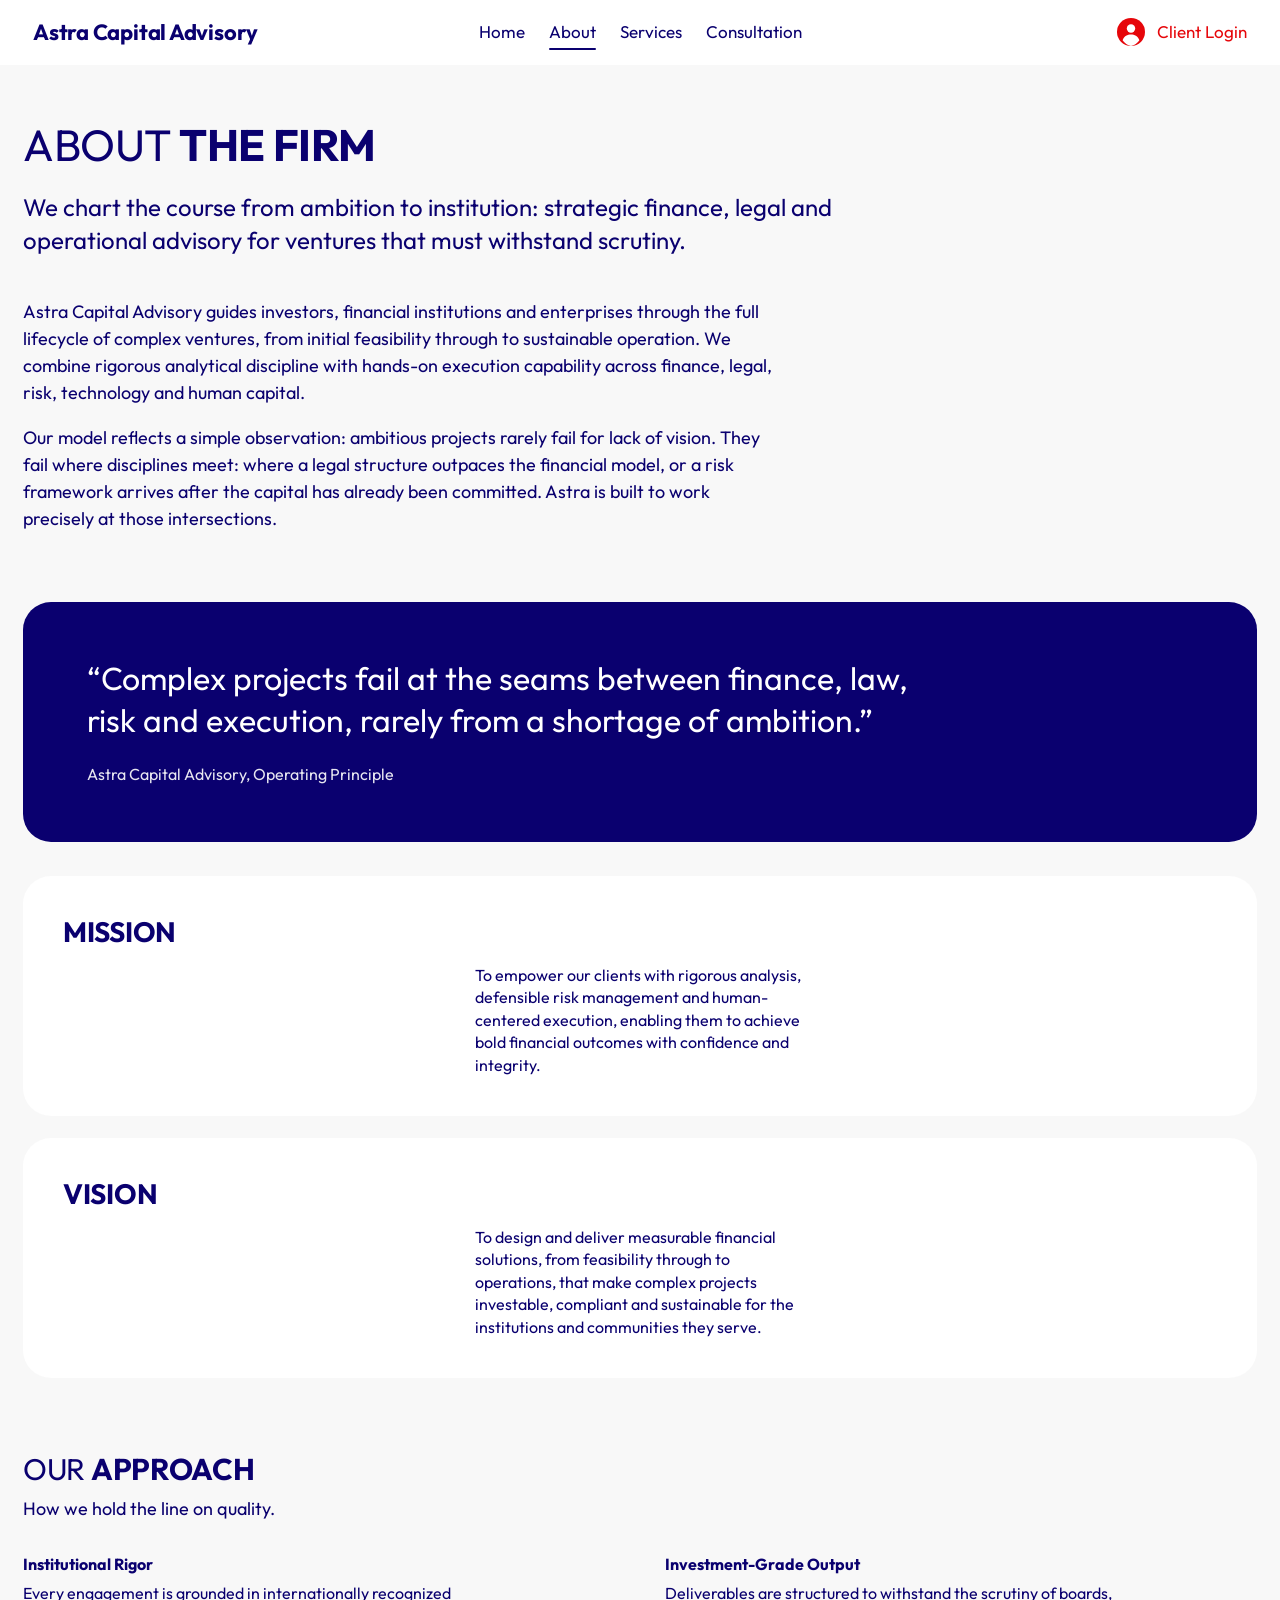
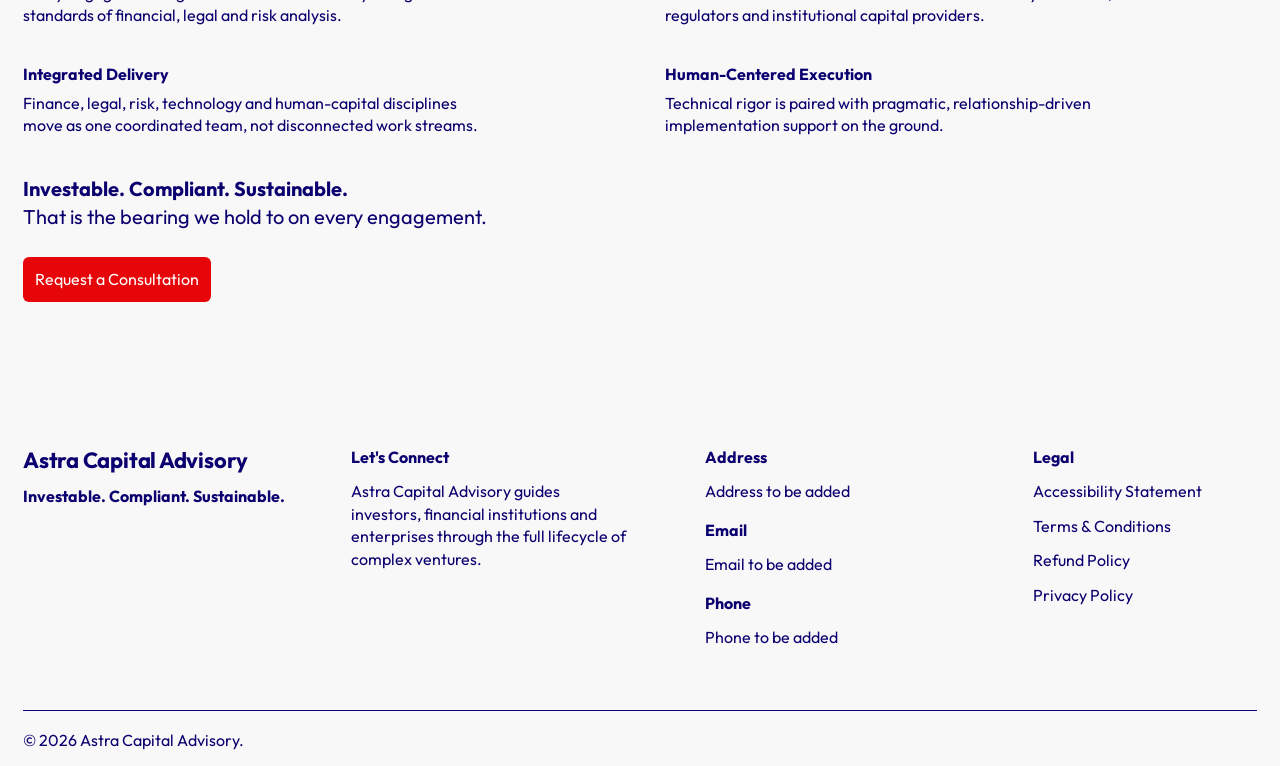
<file: about.html>
<!doctype html>
<html lang="en">
<head>
<meta charset="utf-8">
<meta name="viewport" content="width=device-width, initial-scale=1">
<title>About | Astra Capital Advisory</title>
<meta name="description" content="We chart the course from ambition to institution: strategic finance, legal and operational advisory for ventures that must withstand scrutiny.">
<meta name="theme-color" content="#0A006F">
<link rel="icon" href="assets/img/favicon.svg" type="image/svg+xml">
<link rel="preconnect" href="https://fonts.googleapis.com">
<link rel="preconnect" href="https://fonts.gstatic.com" crossorigin>
<link href="https://fonts.googleapis.com/css2?family=Outfit:wght@400;700&amp;display=swap" rel="stylesheet">
<link rel="stylesheet" href="css/styles.css">
</head>
<body>
<a class="skip-link" href="#main">Skip to main content</a>
<header class="site-header">
  <a class="brand" href="index.html" aria-label="Astra Capital Advisory, home">Astra Capital Advisory</a>
  <nav id="site-nav" class="site-nav" aria-label="Main">
    <ul>
        <li><a href="index.html">Home</a></li>
        <li><a href="about.html" aria-current="page">About</a></li>
        <li><a href="index.html#services">Services</a></li>
        <li><a href="consultation.html">Consultation</a></li>
    </ul>
  </nav>
  <div class="header-actions">
    <!-- TODO: set clientPortalUrl in js/site-config.js (or remove this link if there is no client portal) -->
    <a class="login" href="#" data-site-href="clientPortalUrl"><svg class="avatar" viewBox="0 0 28 28" width="28" height="28" aria-hidden="true" focusable="false"><circle cx="14" cy="14" r="14" fill="#E6060A"/><circle cx="14" cy="10.5" r="4.2" fill="#fff"/><path d="M5.6 22.2c1.6-4 4.8-5.6 8.4-5.6s6.8 1.6 8.4 5.6A13.9 13.9 0 0 1 14 28a13.9 13.9 0 0 1-8.4-5.8z" fill="#fff"/></svg><span>Client Login</span></a>
    <button class="menu-toggle" type="button" aria-expanded="false" aria-controls="site-nav" aria-label="Menu">
      <span class="menu-bars" aria-hidden="true"></span>
    </button>
  </div>
</header>
<main id="main">
<section class="section page-head">
  <h1>ABOUT <strong>THE FIRM</strong></h1>
  <p class="lead">We chart the course from ambition to institution: strategic finance, legal and operational advisory for ventures that must withstand scrutiny.</p>
</section>

<section class="section prose">
  <p>Astra Capital Advisory guides investors, financial institutions and enterprises through the full lifecycle of complex ventures, from initial feasibility through to sustainable operation. We combine rigorous analytical discipline with hands-on execution capability across finance, legal, risk, technology and human capital.</p>
  <p>Our model reflects a simple observation: ambitious projects rarely fail for lack of vision. They fail where disciplines meet: where a legal structure outpaces the financial model, or a risk framework arrives after the capital has already been committed. Astra is built to work precisely at those intersections.</p>
</section>

<section class="panel panel--quote" aria-label="Operating principle">
  <figure>
    <blockquote><p>&ldquo;Complex projects fail at the seams between finance, law, risk and execution, rarely from a shortage of ambition.&rdquo;</p></blockquote>
    <figcaption>Astra Capital Advisory, Operating Principle</figcaption>
  </figure>
</section>

<section class="section mv" aria-label="Mission and vision">
  <article class="card card--left">
    <h2>MISSION</h2>
    <p>To empower our clients with rigorous analysis, defensible risk management and human-centered execution, enabling them to achieve bold financial outcomes with confidence and integrity.</p>
  </article>
  <article class="card card--left">
    <h2>VISION</h2>
    <p>To design and deliver measurable financial solutions, from feasibility through to operations, that make complex projects investable, compliant and sustainable for the institutions and communities they serve.</p>
  </article>
</section>

<section class="section approach" aria-labelledby="approach-h">
  <h2 id="approach-h">OUR <strong>APPROACH</strong></h2>
  <p class="lead lead--sm">How we hold the line on quality.</p>
  <ul class="why-list why-list--wide">
    <li><h3>Institutional Rigor</h3><p>Every engagement is grounded in internationally recognized standards of financial, legal and risk analysis.</p></li>
    <li><h3>Investment-Grade Output</h3><p>Deliverables are structured to withstand the scrutiny of boards, regulators and institutional capital providers.</p></li>
    <li><h3>Integrated Delivery</h3><p>Finance, legal, risk, technology and human-capital disciplines move as one coordinated team, not disconnected work streams.</p></li>
    <li><h3>Human-Centered Execution</h3><p>Technical rigor is paired with pragmatic, relationship-driven implementation support on the ground.</p></li>
  </ul>
  <p class="closing"><strong>Investable. Compliant. Sustainable.</strong><br>That is the bearing we hold to on every engagement.</p>
  <a class="btn btn--small" href="consultation.html">Request a Consultation</a>
</section>
</main>
<footer class="site-footer">
  <div class="footer-grid">
    <div class="footer-brand">
      <a class="brand" href="index.html">Astra Capital Advisory</a>
      <p class="signoff">Investable. Compliant. Sustainable.</p>
    </div>
    <div class="footer-col">
      <h2>Let's Connect</h2>
      <p>Astra Capital Advisory guides investors, financial institutions and enterprises through the full lifecycle of complex ventures.</p>
      <ul class="social" data-site-socials hidden>
          <li data-site-social="linkedin" hidden><a href="#" data-site-href="linkedin" target="_blank" rel="noopener noreferrer" aria-label="Linkedin"><svg viewBox="0 0 24 24" width="34" height="34" aria-hidden="true" focusable="false"><circle cx="12" cy="12" r="12" fill="#6b6b6b"/><path fill="#fff" d="M7.200 9.800h2.400V17H7.200V9.800zM8.400 6.300a1.400 1.400 0 110 2.800 1.400 1.400 0 010-2.800zM11 9.800h2.300v1c.4-.7 1.200-1.200 2.400-1.200 2.500 0 2.900 1.600 2.900 3.700V17h-2.400v-3.300c0-.8 0-1.900-1.200-1.900s-1.400.9-1.400 1.800V17H11V9.800z"/></svg></a></li>
          <li data-site-social="facebook" hidden><a href="#" data-site-href="facebook" target="_blank" rel="noopener noreferrer" aria-label="Facebook"><svg viewBox="0 0 24 24" width="34" height="34" aria-hidden="true" focusable="false"><circle cx="12" cy="12" r="12" fill="#6b6b6b"/><path fill="#fff" d="M13.5 20v-6.6h2.3l.4-2.7h-2.7V9c0-.8.3-1.3 1.4-1.3h1.4V5.3c-.3 0-1.100-.1-2.100-.1-2.100 0-3.500 1.300-3.500 3.600v2h-2.300v2.700h2.300V20h2.800z"/></svg></a></li>
          <li data-site-social="youtube" hidden><a href="#" data-site-href="youtube" target="_blank" rel="noopener noreferrer" aria-label="Youtube"><svg viewBox="0 0 24 24" width="34" height="34" aria-hidden="true" focusable="false"><circle cx="12" cy="12" r="12" fill="#6b6b6b"/><rect x="5" y="7.500" width="14" height="9" rx="2.600" fill="#fff"/><path fill="#6b6b6b" d="M10.500 9.800l3.600 2.200-3.600 2.200z"/></svg></a></li>
      </ul>
    </div>
    <div class="footer-col">
      <!-- TODO: fill address, email and phone in js/site-config.js -->
      <h2>Address</h2>
      <p class="pre" data-site-text="address">Address to be added</p>
      <h2>Email</h2>
      <p><a href="#" data-site-mail="email" data-fallback="Email to be added">Email to be added</a></p>
      <h2>Phone</h2>
      <p><a href="#" data-site-tel="phone" data-fallback="Phone to be added">Phone to be added</a></p>
    </div>
    <div class="footer-col">
      <h2>Legal</h2>
      <ul class="legal">
        <li><a href="accessibility.html">Accessibility Statement</a></li>
        <li><a href="terms.html">Terms &amp; Conditions</a></li>
        <li><a href="refund.html">Refund Policy</a></li>
        <li><a href="privacy.html">Privacy Policy</a></li>
      </ul>
    </div>
  </div>
  <p class="copyright">&copy; 2026 Astra Capital Advisory.</p>
</footer>
<script src="js/site-config.js"></script>
<script src="js/main.js"></script>
</body>
</html>
</file>
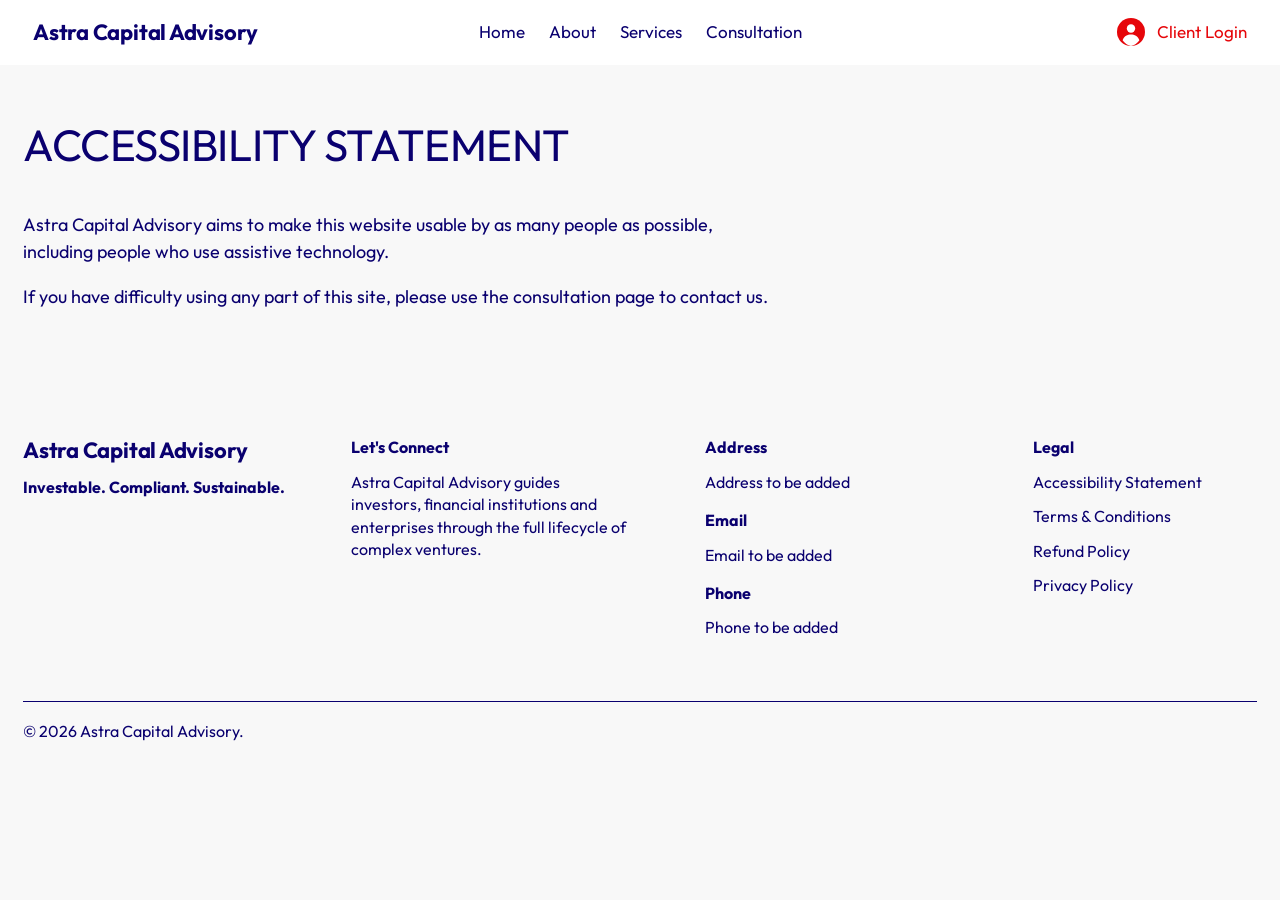
<file: accessibility.html>
<!doctype html>
<html lang="en">
<head>
<meta charset="utf-8">
<meta name="viewport" content="width=device-width, initial-scale=1">
<title>Accessibility Statement | Astra Capital Advisory</title>
<meta name="description" content="Accessibility Statement for the Astra Capital Advisory website.">
<meta name="theme-color" content="#0A006F">
<link rel="icon" href="assets/img/favicon.svg" type="image/svg+xml">
<link rel="preconnect" href="https://fonts.googleapis.com">
<link rel="preconnect" href="https://fonts.gstatic.com" crossorigin>
<link href="https://fonts.googleapis.com/css2?family=Outfit:wght@400;700&amp;display=swap" rel="stylesheet">
<link rel="stylesheet" href="css/styles.css">
</head>
<body>
<a class="skip-link" href="#main">Skip to main content</a>
<header class="site-header">
  <a class="brand" href="index.html" aria-label="Astra Capital Advisory, home">Astra Capital Advisory</a>
  <nav id="site-nav" class="site-nav" aria-label="Main">
    <ul>
        <li><a href="index.html">Home</a></li>
        <li><a href="about.html">About</a></li>
        <li><a href="index.html#services">Services</a></li>
        <li><a href="consultation.html">Consultation</a></li>
    </ul>
  </nav>
  <div class="header-actions">
    <!-- TODO: set clientPortalUrl in js/site-config.js (or remove this link if there is no client portal) -->
    <a class="login" href="#" data-site-href="clientPortalUrl"><svg class="avatar" viewBox="0 0 28 28" width="28" height="28" aria-hidden="true" focusable="false"><circle cx="14" cy="14" r="14" fill="#E6060A"/><circle cx="14" cy="10.5" r="4.2" fill="#fff"/><path d="M5.6 22.2c1.6-4 4.8-5.6 8.4-5.6s6.8 1.6 8.4 5.6A13.9 13.9 0 0 1 14 28a13.9 13.9 0 0 1-8.4-5.8z" fill="#fff"/></svg><span>Client Login</span></a>
    <button class="menu-toggle" type="button" aria-expanded="false" aria-controls="site-nav" aria-label="Menu">
      <span class="menu-bars" aria-hidden="true"></span>
    </button>
  </div>
</header>
<main id="main">
<section class="section page-head"><h1>ACCESSIBILITY STATEMENT</h1></section>
<section class="section prose">
  <!-- TODO: replace with reviewed legal text -->
  <p>Astra Capital Advisory aims to make this website usable by as many people as possible, including people who use assistive technology.</p>
  <p>If you have difficulty using any part of this site, please use the consultation page to contact us.</p>
</section>
</main>
<footer class="site-footer">
  <div class="footer-grid">
    <div class="footer-brand">
      <a class="brand" href="index.html">Astra Capital Advisory</a>
      <p class="signoff">Investable. Compliant. Sustainable.</p>
    </div>
    <div class="footer-col">
      <h2>Let's Connect</h2>
      <p>Astra Capital Advisory guides investors, financial institutions and enterprises through the full lifecycle of complex ventures.</p>
      <ul class="social" data-site-socials hidden>
          <li data-site-social="linkedin" hidden><a href="#" data-site-href="linkedin" target="_blank" rel="noopener noreferrer" aria-label="Linkedin"><svg viewBox="0 0 24 24" width="34" height="34" aria-hidden="true" focusable="false"><circle cx="12" cy="12" r="12" fill="#6b6b6b"/><path fill="#fff" d="M7.200 9.800h2.400V17H7.200V9.800zM8.400 6.300a1.400 1.400 0 110 2.800 1.400 1.400 0 010-2.800zM11 9.800h2.300v1c.4-.7 1.200-1.200 2.400-1.200 2.500 0 2.900 1.600 2.900 3.700V17h-2.400v-3.300c0-.8 0-1.900-1.200-1.900s-1.400.9-1.400 1.800V17H11V9.800z"/></svg></a></li>
          <li data-site-social="facebook" hidden><a href="#" data-site-href="facebook" target="_blank" rel="noopener noreferrer" aria-label="Facebook"><svg viewBox="0 0 24 24" width="34" height="34" aria-hidden="true" focusable="false"><circle cx="12" cy="12" r="12" fill="#6b6b6b"/><path fill="#fff" d="M13.5 20v-6.6h2.3l.4-2.7h-2.7V9c0-.8.3-1.3 1.4-1.3h1.4V5.3c-.3 0-1.100-.1-2.100-.1-2.100 0-3.500 1.300-3.500 3.600v2h-2.300v2.700h2.300V20h2.800z"/></svg></a></li>
          <li data-site-social="youtube" hidden><a href="#" data-site-href="youtube" target="_blank" rel="noopener noreferrer" aria-label="Youtube"><svg viewBox="0 0 24 24" width="34" height="34" aria-hidden="true" focusable="false"><circle cx="12" cy="12" r="12" fill="#6b6b6b"/><rect x="5" y="7.500" width="14" height="9" rx="2.600" fill="#fff"/><path fill="#6b6b6b" d="M10.500 9.800l3.600 2.200-3.600 2.200z"/></svg></a></li>
      </ul>
    </div>
    <div class="footer-col">
      <!-- TODO: fill address, email and phone in js/site-config.js -->
      <h2>Address</h2>
      <p class="pre" data-site-text="address">Address to be added</p>
      <h2>Email</h2>
      <p><a href="#" data-site-mail="email" data-fallback="Email to be added">Email to be added</a></p>
      <h2>Phone</h2>
      <p><a href="#" data-site-tel="phone" data-fallback="Phone to be added">Phone to be added</a></p>
    </div>
    <div class="footer-col">
      <h2>Legal</h2>
      <ul class="legal">
        <li><a href="accessibility.html">Accessibility Statement</a></li>
        <li><a href="terms.html">Terms &amp; Conditions</a></li>
        <li><a href="refund.html">Refund Policy</a></li>
        <li><a href="privacy.html">Privacy Policy</a></li>
      </ul>
    </div>
  </div>
  <p class="copyright">&copy; 2026 Astra Capital Advisory.</p>
</footer>
<script src="js/site-config.js"></script>
<script src="js/main.js"></script>
</body>
</html>
</file>
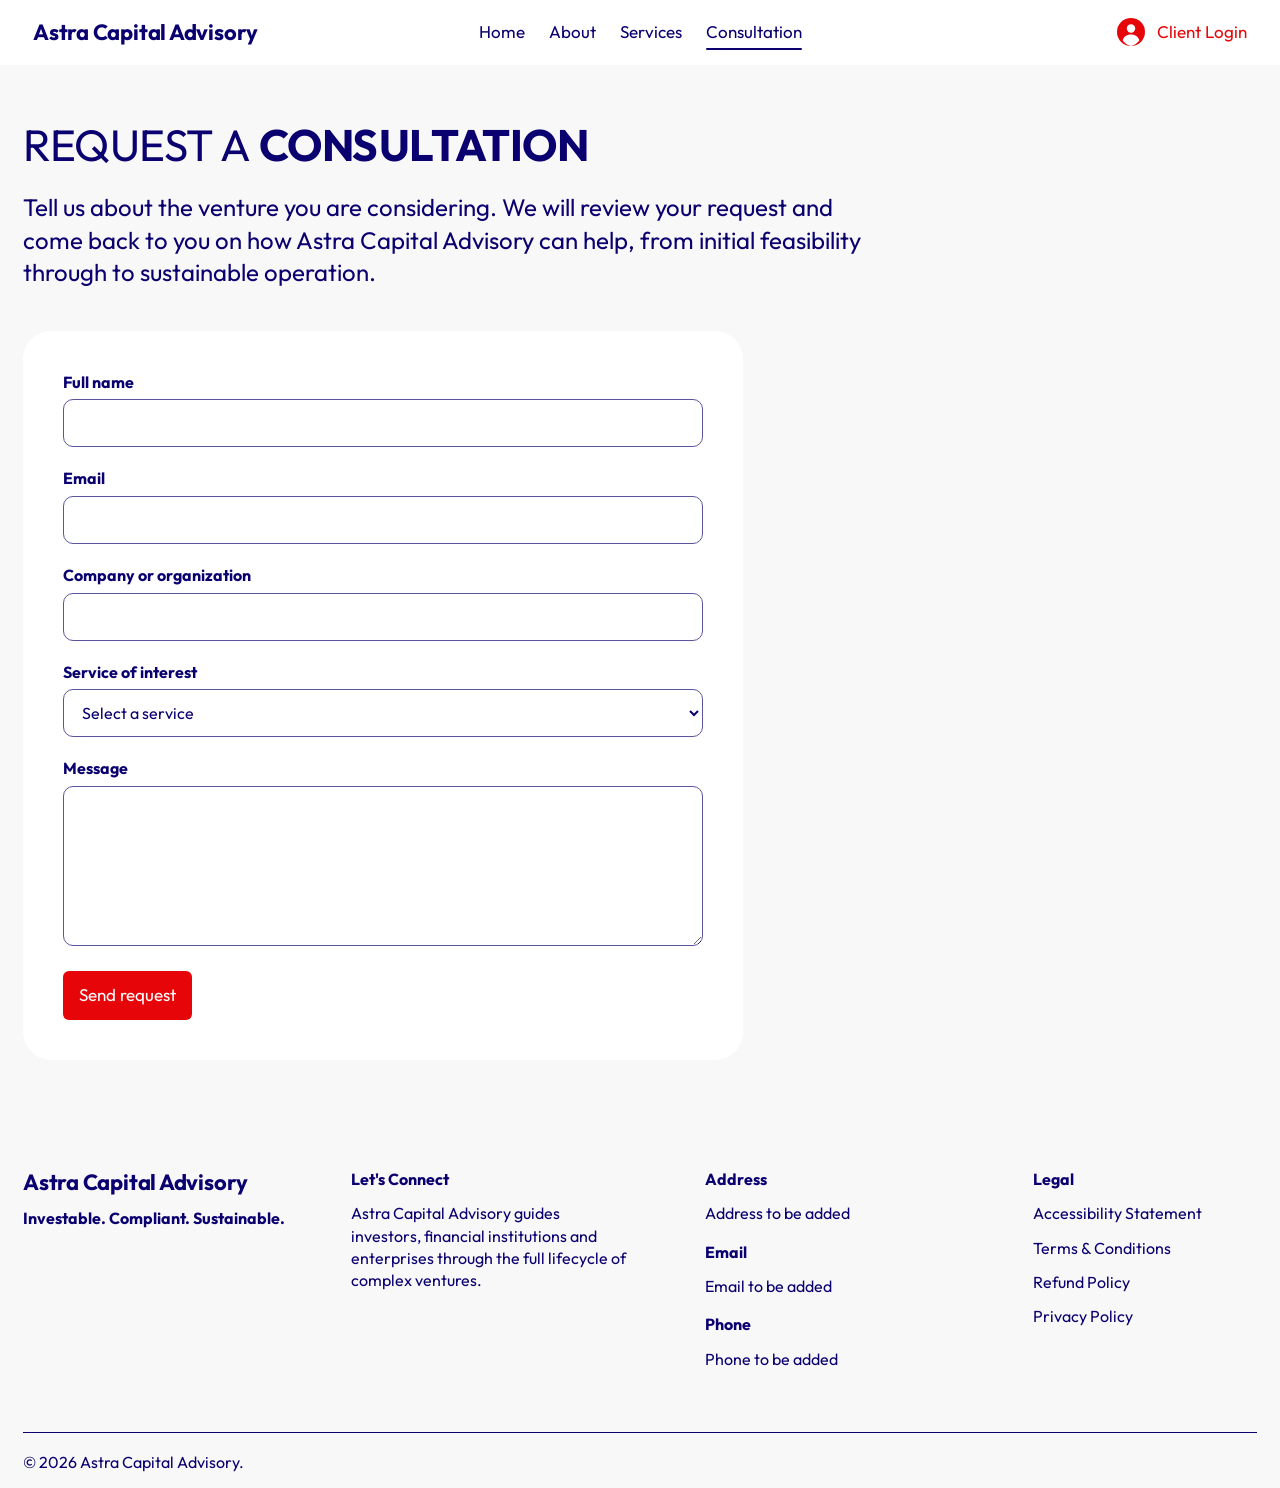
<file: consultation.html>
<!doctype html>
<html lang="en">
<head>
<meta charset="utf-8">
<meta name="viewport" content="width=device-width, initial-scale=1">
<title>Request a Consultation | Astra Capital Advisory</title>
<meta name="description" content="Request a consultation with Astra Capital Advisory: strategic finance, legal and operational advisory for ventures that must withstand scrutiny.">
<meta name="theme-color" content="#0A006F">
<link rel="icon" href="assets/img/favicon.svg" type="image/svg+xml">
<link rel="preconnect" href="https://fonts.googleapis.com">
<link rel="preconnect" href="https://fonts.gstatic.com" crossorigin>
<link href="https://fonts.googleapis.com/css2?family=Outfit:wght@400;700&amp;display=swap" rel="stylesheet">
<link rel="stylesheet" href="css/styles.css">
</head>
<body>
<a class="skip-link" href="#main">Skip to main content</a>
<header class="site-header">
  <a class="brand" href="index.html" aria-label="Astra Capital Advisory, home">Astra Capital Advisory</a>
  <nav id="site-nav" class="site-nav" aria-label="Main">
    <ul>
        <li><a href="index.html">Home</a></li>
        <li><a href="about.html">About</a></li>
        <li><a href="index.html#services">Services</a></li>
        <li><a href="consultation.html" aria-current="page">Consultation</a></li>
    </ul>
  </nav>
  <div class="header-actions">
    <!-- TODO: set clientPortalUrl in js/site-config.js (or remove this link if there is no client portal) -->
    <a class="login" href="#" data-site-href="clientPortalUrl"><svg class="avatar" viewBox="0 0 28 28" width="28" height="28" aria-hidden="true" focusable="false"><circle cx="14" cy="14" r="14" fill="#E6060A"/><circle cx="14" cy="10.5" r="4.2" fill="#fff"/><path d="M5.6 22.2c1.6-4 4.8-5.6 8.4-5.6s6.8 1.6 8.4 5.6A13.9 13.9 0 0 1 14 28a13.9 13.9 0 0 1-8.4-5.8z" fill="#fff"/></svg><span>Client Login</span></a>
    <button class="menu-toggle" type="button" aria-expanded="false" aria-controls="site-nav" aria-label="Menu">
      <span class="menu-bars" aria-hidden="true"></span>
    </button>
  </div>
</header>
<main id="main">
<section class="section page-head">
  <h1>REQUEST A <strong>CONSULTATION</strong></h1>
  <p class="lead">Tell us about the venture you are considering. We will review your request and come back to you on how Astra Capital Advisory can help, from initial feasibility through to sustainable operation.</p>
</section>

<section class="section">
  <!-- TODO: connect a backend by setting formEndpoint in js/site-config.js. Until then the form runs in demo mode and sends nothing. -->
  <form class="form-card" id="consult-form" novalidate>
    <div class="field">
      <label for="f-name">Full name</label>
      <input id="f-name" name="name" type="text" autocomplete="name" required aria-describedby="e-name">
      <p class="error" id="e-name" hidden></p>
    </div>
    <div class="field">
      <label for="f-email">Email</label>
      <input id="f-email" name="email" type="email" autocomplete="email" required aria-describedby="e-email">
      <p class="error" id="e-email" hidden></p>
    </div>
    <div class="field">
      <label for="f-company">Company or organization</label>
      <input id="f-company" name="company" type="text" autocomplete="organization" required aria-describedby="e-company">
      <p class="error" id="e-company" hidden></p>
    </div>
    <div class="field">
      <label for="f-service">Service of interest</label>
      <select id="f-service" name="service" required aria-describedby="e-service">
        <option value="">Select a service</option><option value="Strategy &amp; Feasibility">Strategy &amp; Feasibility</option><option value="Legal &amp; Compliance">Legal &amp; Compliance</option><option value="Finance &amp; Accounting">Finance &amp; Accounting</option><option value="Risk Management &amp; Internal Audit">Risk Management &amp; Internal Audit</option><option value="Customer &amp; Relationship Management">Customer &amp; Relationship Management</option><option value="Technology &amp; Data Analytics">Technology &amp; Data Analytics</option><option value="Human Resources &amp; Administration">Human Resources &amp; Administration</option>
      </select>
      <p class="error" id="e-service" hidden></p>
    </div>
    <div class="field">
      <label for="f-message">Message</label>
      <textarea id="f-message" name="message" rows="6" required aria-describedby="e-message"></textarea>
      <p class="error" id="e-message" hidden></p>
    </div>
    <button class="btn" type="submit">Send request</button>
    <p class="form-status" id="form-status" role="status" aria-live="polite" hidden></p>
  </form>
</section>
</main>
<footer class="site-footer">
  <div class="footer-grid">
    <div class="footer-brand">
      <a class="brand" href="index.html">Astra Capital Advisory</a>
      <p class="signoff">Investable. Compliant. Sustainable.</p>
    </div>
    <div class="footer-col">
      <h2>Let's Connect</h2>
      <p>Astra Capital Advisory guides investors, financial institutions and enterprises through the full lifecycle of complex ventures.</p>
      <ul class="social" data-site-socials hidden>
          <li data-site-social="linkedin" hidden><a href="#" data-site-href="linkedin" target="_blank" rel="noopener noreferrer" aria-label="Linkedin"><svg viewBox="0 0 24 24" width="34" height="34" aria-hidden="true" focusable="false"><circle cx="12" cy="12" r="12" fill="#6b6b6b"/><path fill="#fff" d="M7.200 9.800h2.400V17H7.200V9.800zM8.400 6.300a1.400 1.400 0 110 2.800 1.400 1.400 0 010-2.800zM11 9.800h2.300v1c.4-.7 1.200-1.200 2.400-1.200 2.500 0 2.900 1.600 2.900 3.700V17h-2.400v-3.300c0-.8 0-1.900-1.200-1.900s-1.400.9-1.400 1.800V17H11V9.800z"/></svg></a></li>
          <li data-site-social="facebook" hidden><a href="#" data-site-href="facebook" target="_blank" rel="noopener noreferrer" aria-label="Facebook"><svg viewBox="0 0 24 24" width="34" height="34" aria-hidden="true" focusable="false"><circle cx="12" cy="12" r="12" fill="#6b6b6b"/><path fill="#fff" d="M13.5 20v-6.6h2.3l.4-2.7h-2.7V9c0-.8.3-1.3 1.4-1.3h1.4V5.3c-.3 0-1.100-.1-2.100-.1-2.100 0-3.500 1.300-3.500 3.600v2h-2.300v2.700h2.300V20h2.800z"/></svg></a></li>
          <li data-site-social="youtube" hidden><a href="#" data-site-href="youtube" target="_blank" rel="noopener noreferrer" aria-label="Youtube"><svg viewBox="0 0 24 24" width="34" height="34" aria-hidden="true" focusable="false"><circle cx="12" cy="12" r="12" fill="#6b6b6b"/><rect x="5" y="7.500" width="14" height="9" rx="2.600" fill="#fff"/><path fill="#6b6b6b" d="M10.500 9.800l3.600 2.200-3.600 2.200z"/></svg></a></li>
      </ul>
    </div>
    <div class="footer-col">
      <!-- TODO: fill address, email and phone in js/site-config.js -->
      <h2>Address</h2>
      <p class="pre" data-site-text="address">Address to be added</p>
      <h2>Email</h2>
      <p><a href="#" data-site-mail="email" data-fallback="Email to be added">Email to be added</a></p>
      <h2>Phone</h2>
      <p><a href="#" data-site-tel="phone" data-fallback="Phone to be added">Phone to be added</a></p>
    </div>
    <div class="footer-col">
      <h2>Legal</h2>
      <ul class="legal">
        <li><a href="accessibility.html">Accessibility Statement</a></li>
        <li><a href="terms.html">Terms &amp; Conditions</a></li>
        <li><a href="refund.html">Refund Policy</a></li>
        <li><a href="privacy.html">Privacy Policy</a></li>
      </ul>
    </div>
  </div>
  <p class="copyright">&copy; 2026 Astra Capital Advisory.</p>
</footer>
<script src="js/site-config.js"></script>
<script src="js/main.js"></script>
</body>
</html>
</file>
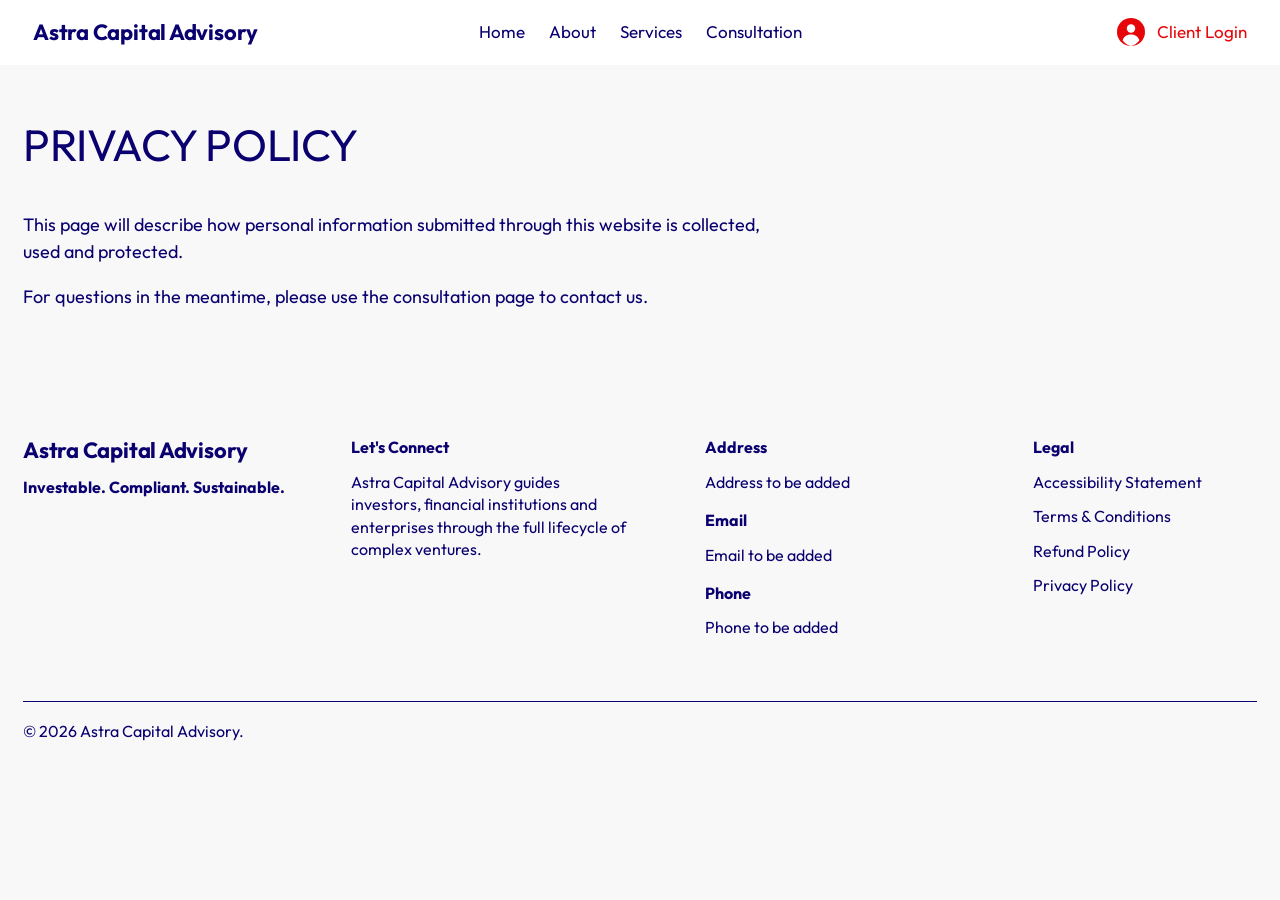
<file: privacy.html>
<!doctype html>
<html lang="en">
<head>
<meta charset="utf-8">
<meta name="viewport" content="width=device-width, initial-scale=1">
<title>Privacy Policy | Astra Capital Advisory</title>
<meta name="description" content="Privacy Policy for the Astra Capital Advisory website.">
<meta name="theme-color" content="#0A006F">
<link rel="icon" href="assets/img/favicon.svg" type="image/svg+xml">
<link rel="preconnect" href="https://fonts.googleapis.com">
<link rel="preconnect" href="https://fonts.gstatic.com" crossorigin>
<link href="https://fonts.googleapis.com/css2?family=Outfit:wght@400;700&amp;display=swap" rel="stylesheet">
<link rel="stylesheet" href="css/styles.css">
</head>
<body>
<a class="skip-link" href="#main">Skip to main content</a>
<header class="site-header">
  <a class="brand" href="index.html" aria-label="Astra Capital Advisory, home">Astra Capital Advisory</a>
  <nav id="site-nav" class="site-nav" aria-label="Main">
    <ul>
        <li><a href="index.html">Home</a></li>
        <li><a href="about.html">About</a></li>
        <li><a href="index.html#services">Services</a></li>
        <li><a href="consultation.html">Consultation</a></li>
    </ul>
  </nav>
  <div class="header-actions">
    <!-- TODO: set clientPortalUrl in js/site-config.js (or remove this link if there is no client portal) -->
    <a class="login" href="#" data-site-href="clientPortalUrl"><svg class="avatar" viewBox="0 0 28 28" width="28" height="28" aria-hidden="true" focusable="false"><circle cx="14" cy="14" r="14" fill="#E6060A"/><circle cx="14" cy="10.5" r="4.2" fill="#fff"/><path d="M5.6 22.2c1.6-4 4.8-5.6 8.4-5.6s6.8 1.6 8.4 5.6A13.9 13.9 0 0 1 14 28a13.9 13.9 0 0 1-8.4-5.8z" fill="#fff"/></svg><span>Client Login</span></a>
    <button class="menu-toggle" type="button" aria-expanded="false" aria-controls="site-nav" aria-label="Menu">
      <span class="menu-bars" aria-hidden="true"></span>
    </button>
  </div>
</header>
<main id="main">
<section class="section page-head"><h1>PRIVACY POLICY</h1></section>
<section class="section prose">
  <!-- TODO: replace with reviewed legal text -->
  <p>This page will describe how personal information submitted through this website is collected, used and protected.</p>
  <p>For questions in the meantime, please use the consultation page to contact us.</p>
</section>
</main>
<footer class="site-footer">
  <div class="footer-grid">
    <div class="footer-brand">
      <a class="brand" href="index.html">Astra Capital Advisory</a>
      <p class="signoff">Investable. Compliant. Sustainable.</p>
    </div>
    <div class="footer-col">
      <h2>Let's Connect</h2>
      <p>Astra Capital Advisory guides investors, financial institutions and enterprises through the full lifecycle of complex ventures.</p>
      <ul class="social" data-site-socials hidden>
          <li data-site-social="linkedin" hidden><a href="#" data-site-href="linkedin" target="_blank" rel="noopener noreferrer" aria-label="Linkedin"><svg viewBox="0 0 24 24" width="34" height="34" aria-hidden="true" focusable="false"><circle cx="12" cy="12" r="12" fill="#6b6b6b"/><path fill="#fff" d="M7.200 9.800h2.400V17H7.200V9.800zM8.400 6.300a1.400 1.400 0 110 2.800 1.400 1.400 0 010-2.800zM11 9.800h2.300v1c.4-.7 1.200-1.200 2.400-1.200 2.500 0 2.900 1.600 2.900 3.700V17h-2.400v-3.300c0-.8 0-1.900-1.200-1.900s-1.400.9-1.400 1.800V17H11V9.800z"/></svg></a></li>
          <li data-site-social="facebook" hidden><a href="#" data-site-href="facebook" target="_blank" rel="noopener noreferrer" aria-label="Facebook"><svg viewBox="0 0 24 24" width="34" height="34" aria-hidden="true" focusable="false"><circle cx="12" cy="12" r="12" fill="#6b6b6b"/><path fill="#fff" d="M13.5 20v-6.6h2.3l.4-2.7h-2.7V9c0-.8.3-1.3 1.4-1.3h1.4V5.3c-.3 0-1.100-.1-2.100-.1-2.100 0-3.500 1.300-3.500 3.600v2h-2.300v2.700h2.300V20h2.800z"/></svg></a></li>
          <li data-site-social="youtube" hidden><a href="#" data-site-href="youtube" target="_blank" rel="noopener noreferrer" aria-label="Youtube"><svg viewBox="0 0 24 24" width="34" height="34" aria-hidden="true" focusable="false"><circle cx="12" cy="12" r="12" fill="#6b6b6b"/><rect x="5" y="7.500" width="14" height="9" rx="2.600" fill="#fff"/><path fill="#6b6b6b" d="M10.500 9.800l3.600 2.200-3.600 2.200z"/></svg></a></li>
      </ul>
    </div>
    <div class="footer-col">
      <!-- TODO: fill address, email and phone in js/site-config.js -->
      <h2>Address</h2>
      <p class="pre" data-site-text="address">Address to be added</p>
      <h2>Email</h2>
      <p><a href="#" data-site-mail="email" data-fallback="Email to be added">Email to be added</a></p>
      <h2>Phone</h2>
      <p><a href="#" data-site-tel="phone" data-fallback="Phone to be added">Phone to be added</a></p>
    </div>
    <div class="footer-col">
      <h2>Legal</h2>
      <ul class="legal">
        <li><a href="accessibility.html">Accessibility Statement</a></li>
        <li><a href="terms.html">Terms &amp; Conditions</a></li>
        <li><a href="refund.html">Refund Policy</a></li>
        <li><a href="privacy.html">Privacy Policy</a></li>
      </ul>
    </div>
  </div>
  <p class="copyright">&copy; 2026 Astra Capital Advisory.</p>
</footer>
<script src="js/site-config.js"></script>
<script src="js/main.js"></script>
</body>
</html>
</file>
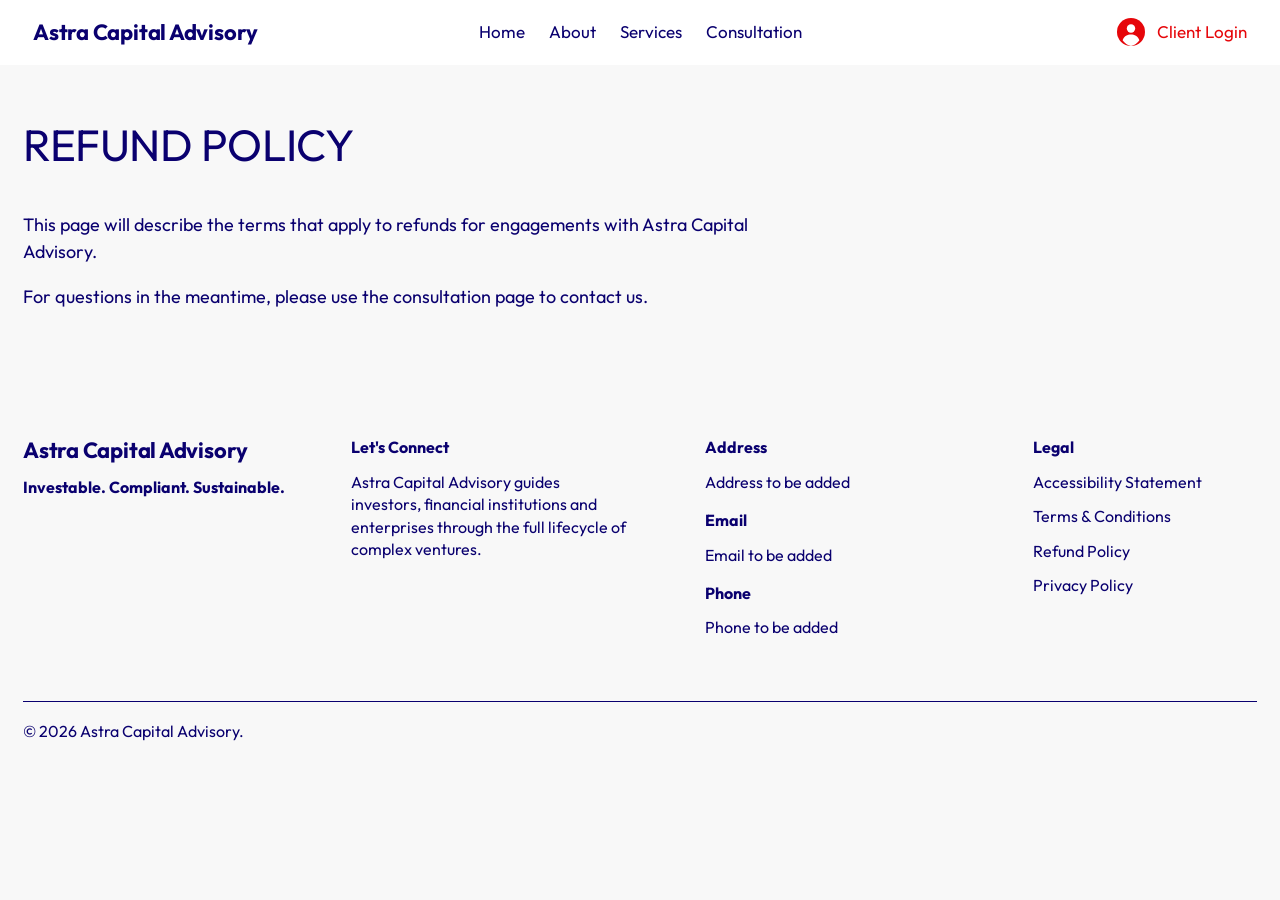
<file: refund.html>
<!doctype html>
<html lang="en">
<head>
<meta charset="utf-8">
<meta name="viewport" content="width=device-width, initial-scale=1">
<title>Refund Policy | Astra Capital Advisory</title>
<meta name="description" content="Refund Policy for the Astra Capital Advisory website.">
<meta name="theme-color" content="#0A006F">
<link rel="icon" href="assets/img/favicon.svg" type="image/svg+xml">
<link rel="preconnect" href="https://fonts.googleapis.com">
<link rel="preconnect" href="https://fonts.gstatic.com" crossorigin>
<link href="https://fonts.googleapis.com/css2?family=Outfit:wght@400;700&amp;display=swap" rel="stylesheet">
<link rel="stylesheet" href="css/styles.css">
</head>
<body>
<a class="skip-link" href="#main">Skip to main content</a>
<header class="site-header">
  <a class="brand" href="index.html" aria-label="Astra Capital Advisory, home">Astra Capital Advisory</a>
  <nav id="site-nav" class="site-nav" aria-label="Main">
    <ul>
        <li><a href="index.html">Home</a></li>
        <li><a href="about.html">About</a></li>
        <li><a href="index.html#services">Services</a></li>
        <li><a href="consultation.html">Consultation</a></li>
    </ul>
  </nav>
  <div class="header-actions">
    <!-- TODO: set clientPortalUrl in js/site-config.js (or remove this link if there is no client portal) -->
    <a class="login" href="#" data-site-href="clientPortalUrl"><svg class="avatar" viewBox="0 0 28 28" width="28" height="28" aria-hidden="true" focusable="false"><circle cx="14" cy="14" r="14" fill="#E6060A"/><circle cx="14" cy="10.5" r="4.2" fill="#fff"/><path d="M5.6 22.2c1.6-4 4.8-5.6 8.4-5.6s6.8 1.6 8.4 5.6A13.9 13.9 0 0 1 14 28a13.9 13.9 0 0 1-8.4-5.8z" fill="#fff"/></svg><span>Client Login</span></a>
    <button class="menu-toggle" type="button" aria-expanded="false" aria-controls="site-nav" aria-label="Menu">
      <span class="menu-bars" aria-hidden="true"></span>
    </button>
  </div>
</header>
<main id="main">
<section class="section page-head"><h1>REFUND POLICY</h1></section>
<section class="section prose">
  <!-- TODO: replace with reviewed legal text -->
  <p>This page will describe the terms that apply to refunds for engagements with Astra Capital Advisory.</p>
  <p>For questions in the meantime, please use the consultation page to contact us.</p>
</section>
</main>
<footer class="site-footer">
  <div class="footer-grid">
    <div class="footer-brand">
      <a class="brand" href="index.html">Astra Capital Advisory</a>
      <p class="signoff">Investable. Compliant. Sustainable.</p>
    </div>
    <div class="footer-col">
      <h2>Let's Connect</h2>
      <p>Astra Capital Advisory guides investors, financial institutions and enterprises through the full lifecycle of complex ventures.</p>
      <ul class="social" data-site-socials hidden>
          <li data-site-social="linkedin" hidden><a href="#" data-site-href="linkedin" target="_blank" rel="noopener noreferrer" aria-label="Linkedin"><svg viewBox="0 0 24 24" width="34" height="34" aria-hidden="true" focusable="false"><circle cx="12" cy="12" r="12" fill="#6b6b6b"/><path fill="#fff" d="M7.200 9.800h2.400V17H7.200V9.800zM8.400 6.300a1.400 1.400 0 110 2.800 1.400 1.400 0 010-2.800zM11 9.800h2.300v1c.4-.7 1.200-1.200 2.400-1.200 2.500 0 2.900 1.600 2.900 3.700V17h-2.400v-3.300c0-.8 0-1.900-1.200-1.900s-1.400.9-1.400 1.800V17H11V9.800z"/></svg></a></li>
          <li data-site-social="facebook" hidden><a href="#" data-site-href="facebook" target="_blank" rel="noopener noreferrer" aria-label="Facebook"><svg viewBox="0 0 24 24" width="34" height="34" aria-hidden="true" focusable="false"><circle cx="12" cy="12" r="12" fill="#6b6b6b"/><path fill="#fff" d="M13.5 20v-6.6h2.3l.4-2.7h-2.7V9c0-.8.3-1.3 1.4-1.3h1.4V5.3c-.3 0-1.100-.1-2.100-.1-2.100 0-3.500 1.300-3.500 3.600v2h-2.300v2.700h2.300V20h2.800z"/></svg></a></li>
          <li data-site-social="youtube" hidden><a href="#" data-site-href="youtube" target="_blank" rel="noopener noreferrer" aria-label="Youtube"><svg viewBox="0 0 24 24" width="34" height="34" aria-hidden="true" focusable="false"><circle cx="12" cy="12" r="12" fill="#6b6b6b"/><rect x="5" y="7.500" width="14" height="9" rx="2.600" fill="#fff"/><path fill="#6b6b6b" d="M10.500 9.800l3.600 2.200-3.600 2.200z"/></svg></a></li>
      </ul>
    </div>
    <div class="footer-col">
      <!-- TODO: fill address, email and phone in js/site-config.js -->
      <h2>Address</h2>
      <p class="pre" data-site-text="address">Address to be added</p>
      <h2>Email</h2>
      <p><a href="#" data-site-mail="email" data-fallback="Email to be added">Email to be added</a></p>
      <h2>Phone</h2>
      <p><a href="#" data-site-tel="phone" data-fallback="Phone to be added">Phone to be added</a></p>
    </div>
    <div class="footer-col">
      <h2>Legal</h2>
      <ul class="legal">
        <li><a href="accessibility.html">Accessibility Statement</a></li>
        <li><a href="terms.html">Terms &amp; Conditions</a></li>
        <li><a href="refund.html">Refund Policy</a></li>
        <li><a href="privacy.html">Privacy Policy</a></li>
      </ul>
    </div>
  </div>
  <p class="copyright">&copy; 2026 Astra Capital Advisory.</p>
</footer>
<script src="js/site-config.js"></script>
<script src="js/main.js"></script>
</body>
</html>
</file>
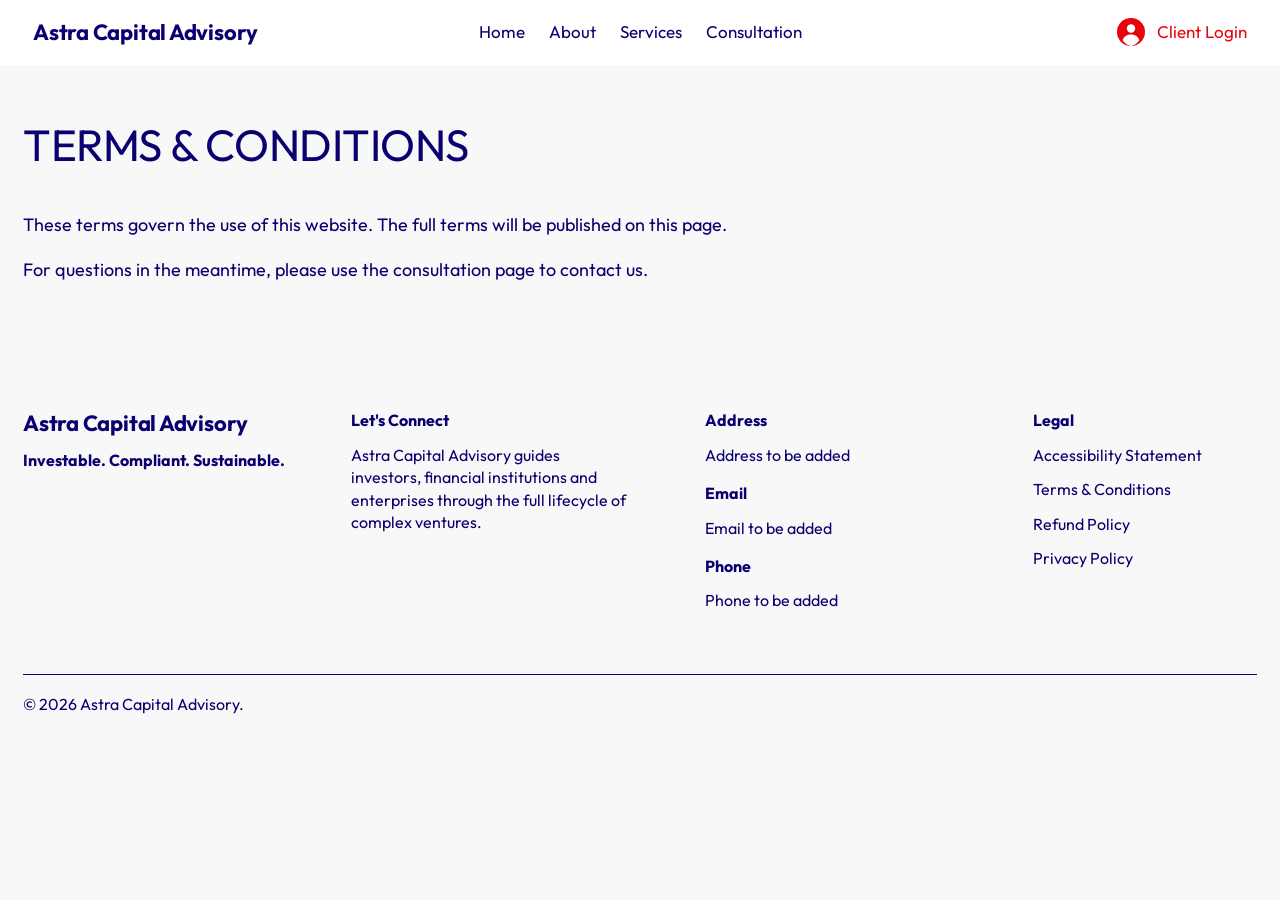
<file: terms.html>
<!doctype html>
<html lang="en">
<head>
<meta charset="utf-8">
<meta name="viewport" content="width=device-width, initial-scale=1">
<title>Terms &amp; Conditions | Astra Capital Advisory</title>
<meta name="description" content="Terms &amp; Conditions for the Astra Capital Advisory website.">
<meta name="theme-color" content="#0A006F">
<link rel="icon" href="assets/img/favicon.svg" type="image/svg+xml">
<link rel="preconnect" href="https://fonts.googleapis.com">
<link rel="preconnect" href="https://fonts.gstatic.com" crossorigin>
<link href="https://fonts.googleapis.com/css2?family=Outfit:wght@400;700&amp;display=swap" rel="stylesheet">
<link rel="stylesheet" href="css/styles.css">
</head>
<body>
<a class="skip-link" href="#main">Skip to main content</a>
<header class="site-header">
  <a class="brand" href="index.html" aria-label="Astra Capital Advisory, home">Astra Capital Advisory</a>
  <nav id="site-nav" class="site-nav" aria-label="Main">
    <ul>
        <li><a href="index.html">Home</a></li>
        <li><a href="about.html">About</a></li>
        <li><a href="index.html#services">Services</a></li>
        <li><a href="consultation.html">Consultation</a></li>
    </ul>
  </nav>
  <div class="header-actions">
    <!-- TODO: set clientPortalUrl in js/site-config.js (or remove this link if there is no client portal) -->
    <a class="login" href="#" data-site-href="clientPortalUrl"><svg class="avatar" viewBox="0 0 28 28" width="28" height="28" aria-hidden="true" focusable="false"><circle cx="14" cy="14" r="14" fill="#E6060A"/><circle cx="14" cy="10.5" r="4.2" fill="#fff"/><path d="M5.6 22.2c1.6-4 4.8-5.6 8.4-5.6s6.8 1.6 8.4 5.6A13.9 13.9 0 0 1 14 28a13.9 13.9 0 0 1-8.4-5.8z" fill="#fff"/></svg><span>Client Login</span></a>
    <button class="menu-toggle" type="button" aria-expanded="false" aria-controls="site-nav" aria-label="Menu">
      <span class="menu-bars" aria-hidden="true"></span>
    </button>
  </div>
</header>
<main id="main">
<section class="section page-head"><h1>TERMS &amp; CONDITIONS</h1></section>
<section class="section prose">
  <!-- TODO: replace with reviewed legal text -->
  <p>These terms govern the use of this website. The full terms will be published on this page.</p>
  <p>For questions in the meantime, please use the consultation page to contact us.</p>
</section>
</main>
<footer class="site-footer">
  <div class="footer-grid">
    <div class="footer-brand">
      <a class="brand" href="index.html">Astra Capital Advisory</a>
      <p class="signoff">Investable. Compliant. Sustainable.</p>
    </div>
    <div class="footer-col">
      <h2>Let's Connect</h2>
      <p>Astra Capital Advisory guides investors, financial institutions and enterprises through the full lifecycle of complex ventures.</p>
      <ul class="social" data-site-socials hidden>
          <li data-site-social="linkedin" hidden><a href="#" data-site-href="linkedin" target="_blank" rel="noopener noreferrer" aria-label="Linkedin"><svg viewBox="0 0 24 24" width="34" height="34" aria-hidden="true" focusable="false"><circle cx="12" cy="12" r="12" fill="#6b6b6b"/><path fill="#fff" d="M7.200 9.800h2.400V17H7.200V9.800zM8.400 6.300a1.400 1.400 0 110 2.800 1.400 1.400 0 010-2.800zM11 9.800h2.300v1c.4-.7 1.200-1.200 2.400-1.200 2.500 0 2.900 1.600 2.900 3.700V17h-2.400v-3.300c0-.8 0-1.900-1.200-1.900s-1.400.9-1.400 1.800V17H11V9.800z"/></svg></a></li>
          <li data-site-social="facebook" hidden><a href="#" data-site-href="facebook" target="_blank" rel="noopener noreferrer" aria-label="Facebook"><svg viewBox="0 0 24 24" width="34" height="34" aria-hidden="true" focusable="false"><circle cx="12" cy="12" r="12" fill="#6b6b6b"/><path fill="#fff" d="M13.5 20v-6.6h2.3l.4-2.7h-2.7V9c0-.8.3-1.3 1.4-1.3h1.4V5.3c-.3 0-1.100-.1-2.100-.1-2.100 0-3.500 1.300-3.500 3.600v2h-2.300v2.700h2.300V20h2.800z"/></svg></a></li>
          <li data-site-social="youtube" hidden><a href="#" data-site-href="youtube" target="_blank" rel="noopener noreferrer" aria-label="Youtube"><svg viewBox="0 0 24 24" width="34" height="34" aria-hidden="true" focusable="false"><circle cx="12" cy="12" r="12" fill="#6b6b6b"/><rect x="5" y="7.500" width="14" height="9" rx="2.600" fill="#fff"/><path fill="#6b6b6b" d="M10.500 9.800l3.600 2.200-3.600 2.200z"/></svg></a></li>
      </ul>
    </div>
    <div class="footer-col">
      <!-- TODO: fill address, email and phone in js/site-config.js -->
      <h2>Address</h2>
      <p class="pre" data-site-text="address">Address to be added</p>
      <h2>Email</h2>
      <p><a href="#" data-site-mail="email" data-fallback="Email to be added">Email to be added</a></p>
      <h2>Phone</h2>
      <p><a href="#" data-site-tel="phone" data-fallback="Phone to be added">Phone to be added</a></p>
    </div>
    <div class="footer-col">
      <h2>Legal</h2>
      <ul class="legal">
        <li><a href="accessibility.html">Accessibility Statement</a></li>
        <li><a href="terms.html">Terms &amp; Conditions</a></li>
        <li><a href="refund.html">Refund Policy</a></li>
        <li><a href="privacy.html">Privacy Policy</a></li>
      </ul>
    </div>
  </div>
  <p class="copyright">&copy; 2026 Astra Capital Advisory.</p>
</footer>
<script src="js/site-config.js"></script>
<script src="js/main.js"></script>
</body>
</html>
</file>
<file: css/styles.css>
/* Astra Capital Advisory. Structure and palette follow the reference design.
   Font: Outfit (400/700). To use Gilroy instead, add @font-face rules for your licensed
   files below and put 'Gilroy' first in --font. */
:root {
  --navy: #0a006f;
  --red: #e6060a;
  --red-dark: #bd0509;
  --bg: #f8f8f8;
  --white: #fff;
  --radius: 28px;
  --pad: 23px;
  --field-border: #5b55a0;
  --error: #b3001b;
  --font: 'Outfit', 'Gilroy', 'Segoe UI', system-ui, -apple-system, Arial, sans-serif;

  /* motion: confident, precise easing (not bouncy) for an institutional-advisory feel,
     plus a slightly springier curve reserved for small, playful touches (icons, toggles) */
  --ease-glide: cubic-bezier(.22, 1, .36, 1);
  --ease-spring: cubic-bezier(.34, 1.3, .4, 1);
  --dur-fast: .22s;
  --dur-med: .45s;
  --dur-slow: .7s;

  /* glass material */
  --glass-bg: rgba(255, 255, 255, .68);
  --glass-border: rgba(255, 255, 255, .5);
  --glass-navy-bg: rgba(16, 10, 90, .42);
  --glass-navy-border: rgba(255, 255, 255, .22);
}

*, *::before, *::after { box-sizing: border-box; }
html { scroll-behavior: smooth; scroll-padding-top: 80px; }
body {
  margin: 0;
  background: var(--bg);
  color: var(--navy);
  font-family: var(--font);
  font-size: 16px;
  line-height: 1.4;
  -webkit-font-smoothing: antialiased;
}
img { max-width: 100%; display: block; }
a { color: inherit; }
h1, h2, h3, p, ul, ol, figure, blockquote { margin: 0; }
ul, ol { padding: 0; list-style: none; }
strong { font-weight: 700; }
[hidden] { display: none !important; }

:focus-visible { outline: 3px solid var(--navy); outline-offset: 3px; border-radius: 4px; }
.hero :focus-visible, .panel :focus-visible { outline-color: #fff; }

.skip-link {
  position: absolute; left: 12px; top: -60px; z-index: 100;
  background: var(--navy); color: #fff; padding: 10px 16px; border-radius: 6px;
}
.skip-link:focus { top: 10px; }

/* ---------- header ---------- */
.site-header {
  position: sticky; top: 0; z-index: 50;
  height: 65px; padding: 0 33px;
  display: grid; grid-template-columns: 1fr auto 1fr; align-items: center;
  background: var(--white);
  border-bottom: 1px solid transparent;
  transition: background-color var(--dur-med) var(--ease-glide),
              backdrop-filter var(--dur-med) var(--ease-glide),
              border-color var(--dur-med) var(--ease-glide),
              box-shadow var(--dur-med) var(--ease-glide);
}
.site-header.is-scrolled {
  background: var(--glass-bg);
  -webkit-backdrop-filter: blur(18px) saturate(160%);
  backdrop-filter: blur(18px) saturate(160%);
  border-bottom-color: rgba(10, 0, 111, .08);
  box-shadow: 0 8px 30px rgba(10, 0, 111, .06);
}
.brand {
  font-weight: 700; font-size: 22px; letter-spacing: -0.01em; line-height: 1.1;
  color: var(--navy); text-decoration: none;
}
.site-nav ul { display: flex; gap: 24px; }
.site-nav a {
  position: relative;
  font-size: 17px; text-decoration: none; padding: 4px 0;
  text-underline-offset: 4px;
}
.site-nav a:hover, .site-nav a[aria-current='page'] { text-decoration: none; }
.site-nav a::after {
  content: ''; position: absolute; left: 0; right: 0; bottom: -4px; height: 2px;
  background: var(--navy); border-radius: 2px;
  transform: scaleX(0); transform-origin: center;
  transition: transform var(--dur-fast) var(--ease-spring);
}
.site-nav a:hover::after, .site-nav a[aria-current='page']::after { transform: scaleX(1); }
.header-actions { justify-self: end; display: flex; align-items: center; gap: 14px; }
.login { display: inline-flex; align-items: center; gap: 12px; color: var(--red); text-decoration: none; font-size: 17px; }
.login span { text-decoration: none; }
.login:hover span { text-decoration: underline; }
.login .avatar { transition: transform var(--dur-fast) var(--ease-spring); }
.login:hover .avatar { transform: scale(1.08); }
.menu-toggle { display: none; }

/* ---------- buttons ---------- */
.btn {
  display: inline-flex; align-items: center; gap: 10px;
  background: var(--red); color: #fff; border: 0; cursor: pointer;
  font: inherit; font-size: 17px; line-height: 1.2;
  padding: 14px 16px; border-radius: 6px; text-decoration: none;
  transition: background-color var(--dur-fast) var(--ease-glide),
              transform var(--dur-fast) var(--ease-spring),
              box-shadow var(--dur-fast) var(--ease-glide);
}
.btn:hover { background: var(--red-dark); transform: translateY(-2px); box-shadow: 0 10px 24px rgba(230, 6, 10, .28); }
.btn:active { transform: translateY(0) scale(.97); box-shadow: 0 4px 10px rgba(230, 6, 10, .22); }
.btn .btn-arrow { transition: transform var(--dur-fast) var(--ease-spring); }
.btn:hover .btn-arrow { transform: translate(2px, -2px); }
.btn--small { padding: 13px 12px; font-size: 16px; }

/* ---------- hero ---------- */
.hero {
  position: relative; overflow: hidden; isolation: isolate;
  margin: 0 var(--pad); height: clamp(460px, 49vw, 760px);
  border-radius: var(--radius); color: #fff;
  background: linear-gradient(180deg, #5a63b8 0%, #2a2f94 55%, #0a006f 100%);
}
.hero-media {
  position: absolute; inset: -6% 0; z-index: -2;
  width: 100%; height: 112%; object-fit: cover;
  will-change: transform;
}
.hero::after {
  content: ''; position: absolute; inset: 0; z-index: -1;
  background: linear-gradient(rgba(10, 0, 111, .42), rgba(10, 0, 111, .58));
}
.hero-left, .hero-right { position: absolute; top: 47%; transform: translateY(-50%); }
.hero-left { left: 24px; font-size: 17px; font-weight: 700; line-height: 1.3; max-width: 110px; }
.hero-center {
  position: absolute; left: 50%; top: 84%; transform: translate(-50%, -50%); white-space: nowrap;
  font-size: clamp(22px, 2.6vw, 38px); letter-spacing: 0.02em;
  transition: opacity .4s ease;
}
.hero-center.is-hidden { opacity: 0; }
.hero-right { right: 28px; font-size: 17px; font-weight: 700; line-height: 1.3; text-align: right; max-width: 150px; }
.hero .btn { position: absolute; right: 12px; bottom: 20px; }
.hero-toggle {
  position: absolute; left: 20px; bottom: 20px;
  width: 44px; height: 44px; border-radius: 50%; border: 1px solid var(--glass-navy-border);
  background: var(--glass-navy-bg); color: #fff; cursor: pointer;
  -webkit-backdrop-filter: blur(10px) saturate(140%);
  backdrop-filter: blur(10px) saturate(140%);
  display: grid; place-items: center;
  transition: transform var(--dur-fast) var(--ease-spring), background-color var(--dur-fast) var(--ease-glide);
}
.hero-toggle:hover { background: rgba(16, 10, 90, .6); transform: scale(1.08); }
.hero-toggle:active { transform: scale(.94); }
.hero-toggle:disabled { opacity: .5; cursor: not-allowed; transform: none; }
.hero-toggle .ico-play { display: none; }
.hero-toggle[aria-pressed='true'] .ico-play { display: block; }
.hero-toggle[aria-pressed='true'] .ico-pause { display: none; }
.hero-todo {
  position: absolute; top: 16px; left: 16px;
  background: rgba(255, 255, 255, .92); color: var(--navy);
  font-size: 13px; padding: 6px 10px; border-radius: 6px;
}

/* ---------- scroll reveal (progressive enhancement: only active once JS marks
   the document ready, so content stays visible if JS fails to load) ---------- */
.js-ready .reveal {
  opacity: 0; transform: translateY(22px);
  transition: opacity var(--dur-slow) var(--ease-glide), transform var(--dur-slow) var(--ease-glide);
  transition-delay: var(--reveal-delay, 0ms);
}
.js-ready .reveal.is-visible { opacity: 1; transform: translateY(0); }

/* ---------- sections ---------- */
.section { padding: 34px var(--pad); }
h2 { font-size: 28px; line-height: 1.15; letter-spacing: -0.01em; text-transform: uppercase; font-weight: 700; }
h3 { font-size: 20px; font-weight: 400; line-height: 1.2; }

.services { padding-top: 30px; }
.services-grid { display: grid; grid-template-columns: repeat(6, 1fr); gap: 22px; }
.services-intro { grid-column: span 2; padding: 6px 15px 0; }
.services-intro p { margin: 26px 0 28px; max-width: 360px; }
.card {
  grid-column: span 2; background: var(--white); border-radius: var(--radius);
  padding: 42px 38px 38px; text-align: center;
  transition: transform var(--dur-med) var(--ease-glide), box-shadow var(--dur-med) var(--ease-glide);
}
.card:hover { transform: translateY(-6px); box-shadow: 0 24px 48px rgba(10, 0, 111, .12); }
.services-grid .card:nth-child(7) { grid-column: 2 / span 2; }
.services-grid .card:nth-child(8) { grid-column: 4 / span 2; }
.card-icon { margin: 0 auto 18px; transition: transform var(--dur-med) var(--ease-spring); }
.card:hover .card-icon { transform: scale(1.08) rotate(-2deg); }
.card h3 { margin-bottom: 16px; }
.card p { max-width: 330px; margin: 0 auto; }
.card--left { text-align: left; padding: 40px; }
.card--left:hover { transform: none; box-shadow: none; }
.card--left h2 { margin-bottom: 16px; }

/* how we work */
.panel {
  position: relative; overflow: hidden; isolation: isolate;
  margin: 0 var(--pad); padding: 26px 24px 26px 22px; min-height: 585px;
  background: var(--navy); color: #fff; border-radius: var(--radius);
}
.panel-canvas {
  position: absolute; inset: 0; z-index: 0;
  width: 100%; height: 100%; display: block; pointer-events: none;
}
.panel-grid {
  position: relative; z-index: 1; height: 100%;
  display: grid; grid-template-columns: 1fr 401px; gap: 24px;
}
.panel h2 { font-size: 30px; font-weight: 400; }
.panel-left { display: flex; flex-direction: column; justify-content: space-between; gap: 40px; }
.steps { display: grid; grid-template-columns: repeat(3, 1fr); gap: 24px; padding-bottom: 14px; }
.step-head { display: flex; align-items: baseline; gap: 12px; margin-bottom: 8px; flex-wrap: wrap; }
.step-num { font-size: 30px; font-weight: 700; line-height: 1; }
.step p { max-width: 270px; }
.panel-photo-wrap { position: relative; isolation: isolate; width: 100%; height: 100%; min-height: 360px; border-radius: 26px; overflow: hidden; }
.panel-photo { position: absolute; inset: 0; z-index: -2; width: 100%; height: 100%; object-fit: cover; }
.panel-photo-wrap::after {
  content: ''; position: absolute; inset: 0; z-index: -1;
  background: linear-gradient(to top, rgba(10, 0, 111, .6), rgba(10, 0, 111, 0) 55%);
}
.panel-photo-label {
  position: absolute; left: 50%; bottom: 26px; transform: translateX(-50%);
  color: #fff; font-weight: 700; font-size: clamp(22px, 2.4vw, 32px);
  letter-spacing: .16em; text-transform: uppercase; text-shadow: 0 4px 24px rgba(0, 0, 0, .45);
  pointer-events: none;
}

/* why choose us */
.why { padding: 70px 46px 50px; }
.why h2 { font-size: 30px; font-weight: 400; padding-left: 25px; }
.why-grid { display: grid; grid-template-columns: minmax(280px, 477px) 1fr; gap: 70px; margin-top: 40px; align-items: center; }
.why-photo { width: 100%; height: auto; aspect-ratio: 4 / 5; object-fit: cover; border-radius: var(--radius); }
.why-list { display: grid; grid-template-columns: 1fr 1fr; gap: 38px 50px; }
.why-list li { transition: transform var(--dur-med) var(--ease-glide); }
.why-list li:hover { transform: translateX(4px); }
.why-list h3 { font-size: 16px; font-weight: 700; margin-bottom: 8px; }
.why-list p { max-width: 280px; }
.why-list--wide p { max-width: 460px; }

/* ---------- inner pages ---------- */
.page-head { padding-top: 56px; padding-bottom: 8px; }
.page-head h1 { font-size: clamp(30px, 4vw, 44px); line-height: 1.1; font-weight: 400; letter-spacing: -0.01em; }
.lead { font-size: clamp(19px, 2vw, 24px); line-height: 1.35; max-width: 840px; margin-top: 22px; }
.lead--sm { font-size: 18px; margin: 10px 0 34px; }
.prose { max-width: 960px; }
.prose p { font-size: 18px; line-height: 1.5; margin-bottom: 18px; max-width: 760px; }
.panel--quote { display: block; min-height: 0; padding: 56px 64px; margin-top: 18px; }
.panel--quote blockquote p { font-size: clamp(22px, 2.6vw, 32px); line-height: 1.3; max-width: 860px; }
.panel--quote figcaption { margin-top: 22px; font-size: 16px; opacity: .9; }
.mv { display: grid; grid-template-columns: 1fr 1fr; gap: 22px; }
.approach { padding: 40px var(--pad) 70px; }
.approach h2 { font-size: 30px; font-weight: 400; }
.approach .why-list { margin-bottom: 38px; }
.closing { font-size: 20px; line-height: 1.4; margin-bottom: 26px; }

.form-card { max-width: 720px; margin: 0 auto 0 0; background: var(--white); border-radius: var(--radius); padding: 40px; }
.field { margin-bottom: 20px; }
.field label { display: block; font-weight: 700; margin-bottom: 6px; }
.field input, .field select, .field textarea {
  width: 100%; font: inherit; color: var(--navy); background: #fff;
  border: 1.5px solid var(--field-border); border-radius: 10px; padding: 12px 14px;
}
.field textarea { resize: vertical; }
.field [aria-invalid='true'] { border-color: var(--error); }
.error { color: var(--error); font-size: 15px; margin-top: 6px; }
.form-status { margin-top: 20px; padding: 14px 16px; border-radius: 10px; background: #eceaf9; }
.form-status--error { background: #fde7ea; color: var(--error); }

/* ---------- footer ---------- */
.site-footer { padding: 46px var(--pad) 14px; margin-top: 30px; }
.footer-grid { display: grid; grid-template-columns: 1.2fr 1.3fr 1.2fr .9fr; gap: 30px; }
.footer-brand .brand { font-size: 22px; }
.signoff { margin-top: 12px; font-weight: 700; }
.footer-col h2 { font-size: 16px; text-transform: none; letter-spacing: 0; margin-bottom: 14px; }
.footer-col p { margin-bottom: 18px; max-width: 280px; }
.footer-col .pre { white-space: pre-line; }
.footer-col a { text-underline-offset: 3px; }
.social { display: flex; gap: 10px; margin-top: 8px; }
.legal li { margin-bottom: 12px; }
.legal a { text-decoration: none; }
.legal a:hover { text-decoration: underline; }
.copyright { margin-top: 44px; padding-top: 18px; border-top: 1px solid var(--navy); }

/* ---------- responsive ---------- */
@media (max-width: 1100px) {
  .services-grid { grid-template-columns: repeat(2, 1fr); }
  .services-intro { grid-column: 1 / -1; padding-bottom: 8px; }
  .services-intro p { max-width: 640px; }
  .card, .services-grid .card:nth-child(7), .services-grid .card:nth-child(8) { grid-column: auto; }
  .services-grid .card:nth-child(8) { grid-column: 1 / -1; justify-self: center; width: calc(50% - 11px); }
  .panel-grid { grid-template-columns: 1fr; }
  .panel-photo-wrap { height: 420px; }
  .why-grid { grid-template-columns: 1fr; gap: 36px; }
  .why-photo { max-width: 477px; }
  .footer-grid { grid-template-columns: 1fr 1fr; }
}
@media (max-width: 860px) {
  .site-header { display: flex; justify-content: space-between; padding: 0 20px; }
  .brand { font-size: 19px; }
  .menu-toggle {
    display: grid; place-items: center; width: 44px; height: 44px;
    background: transparent; border: 1.5px solid var(--navy); border-radius: 8px; cursor: pointer;
  }
  .menu-bars, .menu-bars::before, .menu-bars::after {
    display: block; width: 20px; height: 2px; background: var(--navy); content: ''; position: relative;
    transition: transform var(--dur-fast) var(--ease-spring), opacity var(--dur-fast) var(--ease-glide);
  }
  .menu-bars::before { position: absolute; top: -6px; }
  .menu-bars::after { position: absolute; top: 6px; }
  .menu-toggle[aria-expanded='true'] .menu-bars { background: transparent; }
  .menu-toggle[aria-expanded='true'] .menu-bars::before { top: 0; transform: rotate(45deg); }
  .menu-toggle[aria-expanded='true'] .menu-bars::after { top: 0; transform: rotate(-45deg); }
  .site-nav {
    position: absolute; top: 65px; left: 0; right: 0;
    background: var(--glass-bg);
    -webkit-backdrop-filter: blur(18px) saturate(160%);
    backdrop-filter: blur(18px) saturate(160%);
    padding: 8px 20px 20px; border-top: 1px solid #e3e1f3;
    box-shadow: 0 12px 24px rgba(10, 0, 111, .12);
    opacity: 0; visibility: hidden; transform: translateY(-8px);
    transition: opacity var(--dur-fast) var(--ease-glide), transform var(--dur-fast) var(--ease-glide), visibility 0s linear var(--dur-fast);
  }
  .site-nav.is-open { opacity: 1; visibility: visible; transform: translateY(0); transition-delay: 0s; }
  .site-nav ul { flex-direction: column; gap: 4px; }
  .site-nav a { display: block; padding: 12px 0; font-size: 18px; }
  .site-nav a::after { display: none; }
  .login span { display: none; }
}
@media (max-width: 640px) {
  :root { --pad: 12px; }
  .hero { height: 520px; }
  .hero-left { left: 16px; top: 28%; }
  .hero-center { top: 84%; font-size: 22px; white-space: normal; text-align: center; width: 80%; }
  .hero-right { right: 16px; top: 66%; }
  .hero .btn { left: 16px; right: 16px; bottom: 16px; justify-content: center; }
  .hero-toggle { left: auto; right: 16px; top: 16px; bottom: auto; }
  .hero-todo { top: auto; bottom: 84px; left: 16px; right: 16px; text-align: center; }
  .section { padding: 28px var(--pad); }
  .services-grid { grid-template-columns: 1fr; }
  .services-grid .card:nth-child(8) { width: auto; }
  .card { padding: 34px 24px; }
  .panel { padding: 24px 20px; min-height: 0; }
  .steps { grid-template-columns: 1fr; }
  .panel-photo-wrap { height: 320px; }
  .why { padding: 44px 20px 30px; }
  .why h2 { padding-left: 0; }
  .why-list { grid-template-columns: 1fr; }
  .mv { grid-template-columns: 1fr; }
  .prose, .approach { padding-left: 20px; padding-right: 20px; }
  .panel--quote { padding: 36px 24px; }
  .form-card { padding: 24px 18px; }
  .footer-grid { grid-template-columns: 1fr; }
}
@media (prefers-reduced-motion: reduce) {
  html { scroll-behavior: auto; }
  * { transition: none !important; animation: none !important; }
  .js-ready .reveal { opacity: 1 !important; transform: none !important; }
  .hero-media { transform: none !important; }
  .card:hover, .card-icon, .btn:hover, .why-list li:hover { transform: none !important; }
  .panel-canvas { display: none; }
}
</file>
